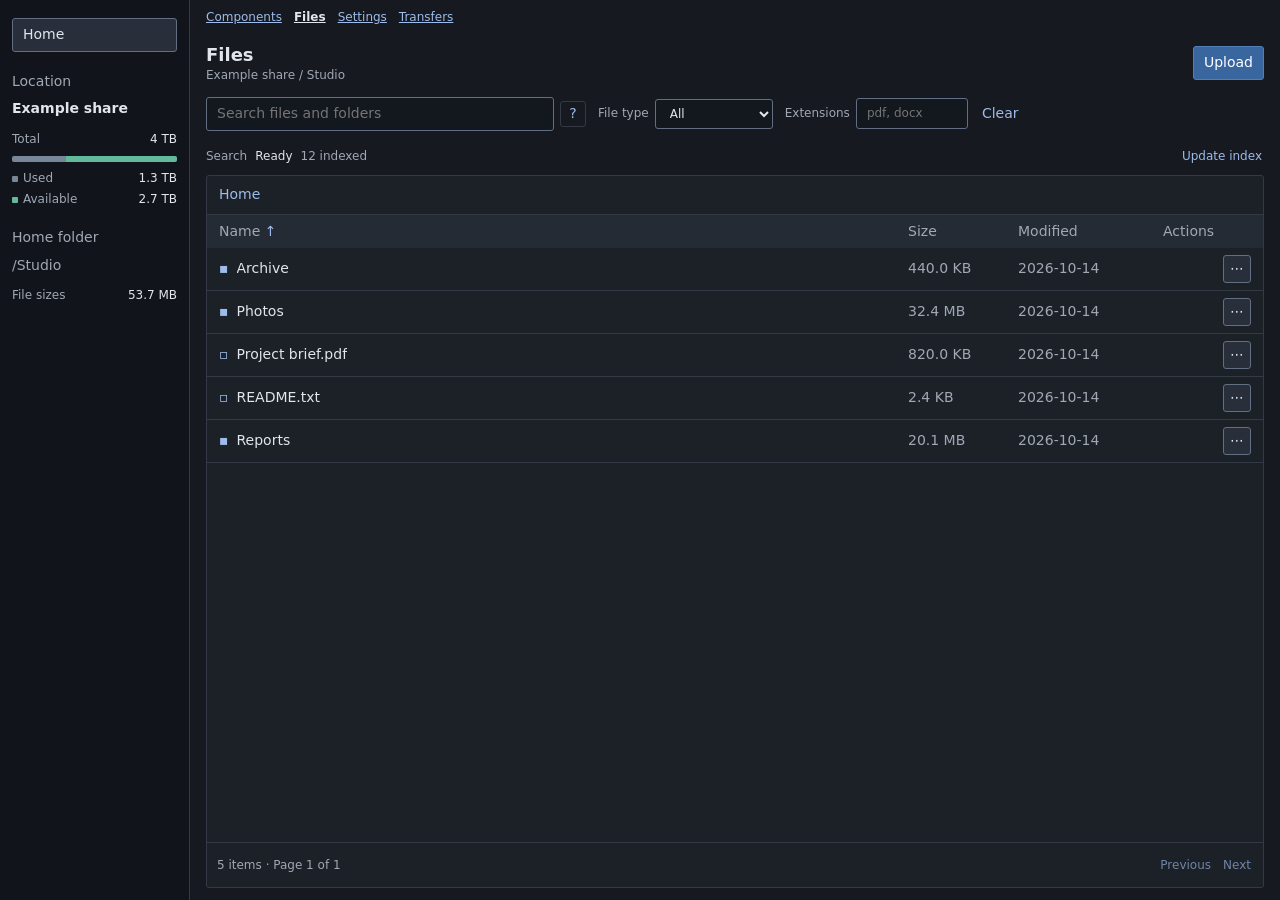
<file: skills/ssud-ui/assets/example/index.html>
<!doctype html>
<html lang="en">
<head>
  <meta charset="utf-8">
  <meta name="viewport" content="width=device-width, initial-scale=1, viewport-fit=cover">
  <title>Files · SSUD UI example</title>
  <link rel="stylesheet" href="../tokens.css">
  <link rel="stylesheet" href="../components.css">
  <link rel="stylesheet" href="style.css">
  <script defer src="../disclosures.js"></script>
  <script defer src="app.js"></script>
</head>
<body class="ssud-ui">
  <main class="workspace-shell">
    <nav class="kit-nav workspace-links" aria-label="UI kit examples">
      <a href="../kit/index.html">Components</a><a href="index.html" aria-current="page">Files</a><a href="../kit/settings.html">Settings</a><a href="../kit/transfers.html">Transfers</a>
    </nav>
    <header class="workspace-header workspace-heading">
      <button type="button" class="secondary disclosure-toggle" data-disclosure="1100" data-expand-at="900" aria-controls="workspace-panel" aria-expanded="true">Workspace</button>
      <div><h1>Files</h1><p>Example share / Studio</p></div>
      <button type="button" id="upload" class="primary">Upload</button>
      <input type="file" id="upload-files" multiple hidden>
    </header>
    <aside id="workspace-panel" class="sidebar workspace-rail" aria-label="Workspace">
      <button type="button" class="secondary home-button" id="home">Home</button>
      <section aria-labelledby="location-title">
        <h2 id="location-title">Location</h2>
        <strong>Example share</strong>
        <dl class="usage">
          <div><dt>Total</dt><dd>4 TB</dd></div>
          <div class="capacity" aria-hidden="true"><span class="used"></span><span class="available"></span></div>
          <div><dt class="used-key">Used</dt><dd>1.3 TB</dd></div>
          <div><dt class="available-key">Available</dt><dd>2.7 TB</dd></div>
        </dl>
      </section>
      <section aria-labelledby="home-title">
        <h2 id="home-title">Home folder</h2>
        <p>/Studio</p>
        <dl class="usage"><div><dt>File sizes</dt><dd id="home-size"></dd></div></dl>
      </section>
    </aside>
    <div class="workspace-content">
      <form class="search-toolbar" id="search-form" role="search" aria-label="Search files">
        <div class="search-field">
          <input id="query" type="search" placeholder="Search files and folders" aria-label="Search in the home folder">
          <details class="help"><summary aria-label="Search help">?</summary>
            <div class="help-panel"><p><code>report 2026</code> Match all words</p><p><code>"final report"</code> Match the phrase</p></div>
          </details>
        </div>
        <button type="button" class="secondary disclosure-toggle" data-disclosure="650" aria-controls="filter-fields" aria-expanded="true">Filters<span id="filter-count"></span></button>
        <div id="filter-fields" class="filter-fields">
          <label>File type
            <select id="kind">
              <option value="">All</option><option value="folder">Folder</option>
              <option value="document">Document</option><option value="image">Image</option>
              <option value="spreadsheet">Spreadsheet</option><option value="other">Other</option>
            </select>
          </label>
          <label>Extensions <input id="extensions" type="text" placeholder="pdf, docx" spellcheck="false"></label>
          <button class="text-button" type="button" id="clear">Clear</button>
        </div>
        <button type="submit" hidden>Search</button>
      </form>
      <section class="status-strip" aria-label="Search index">
        <span>Search</span><strong id="index-state" role="status">Ready</strong>
        <span id="index-count"></span>
        <button id="update" class="text-button" type="button">Update index</button>
      </section>
      <div id="index-progress" class="index-progress" hidden>
        <progress aria-label="Example indexing progress"></progress>
        <p>Scanning filenames…</p>
      </div>
      <section class="files-panel" aria-label="File list">
        <div class="toolbar">
          <button type="button" class="text-button" id="back" hidden>← Back to results</button>
          <nav id="breadcrumbs" aria-label="Current folder"></nav>
        </div>
        <div class="table-scroll" id="table-scroll" tabindex="0" role="region" aria-label="Scrollable file list">
          <table class="responsive-list">
            <colgroup><col><col class="size-column"><col class="date-column optional-column"><col class="action-column"></colgroup>
            <thead><tr>
              <th scope="col" id="name-heading" aria-sort="ascending"><button id="sort-name" type="button">Name</button></th>
              <th scope="col" id="size-heading"><button id="sort-size" type="button">Size</button></th>
              <th scope="col" class="optional-column">Modified</th><th scope="col"><span class="action-heading">Actions</span></th>
            </tr></thead>
            <tbody id="navigation"></tbody><tbody id="files"></tbody>
          </table>
          <p id="empty" class="empty" hidden>No matching files or folders.</p>
        </div>
        <footer class="file-footer">
          <span id="result-info" role="status"></span>
          <nav class="actions" aria-label="File pages">
            <button type="button" class="text-button" id="previous">Previous</button>
            <button type="button" class="text-button" id="next">Next</button>
          </nav>
        </footer>
      </section>
      <p id="notice" class="notice" role="status"></p>
    </div>
  </main>
  <div id="row-menu" class="action-list row-actions" aria-label="File actions" role="group" popover></div>
  <dialog class="responsive-dialog" id="transfer" aria-labelledby="transfer-title">
    <form method="dialog">
      <h2 id="transfer-title"></h2>
      <dl class="transfer-details"><dt id="transfer-scope"></dt><dd id="transfer-path"></dd></dl>
      <ul id="transfer-selection"></ul>
      <p>Example transfer. Files stay on this device.</p>
      <div class="dialog-actions">
        <button type="submit" class="secondary" value="cancel" autofocus>Cancel</button>
        <button type="submit" class="primary" value="confirm" id="confirm"></button>
      </div>
    </form>
  </dialog>
</body>
</html>
</file>
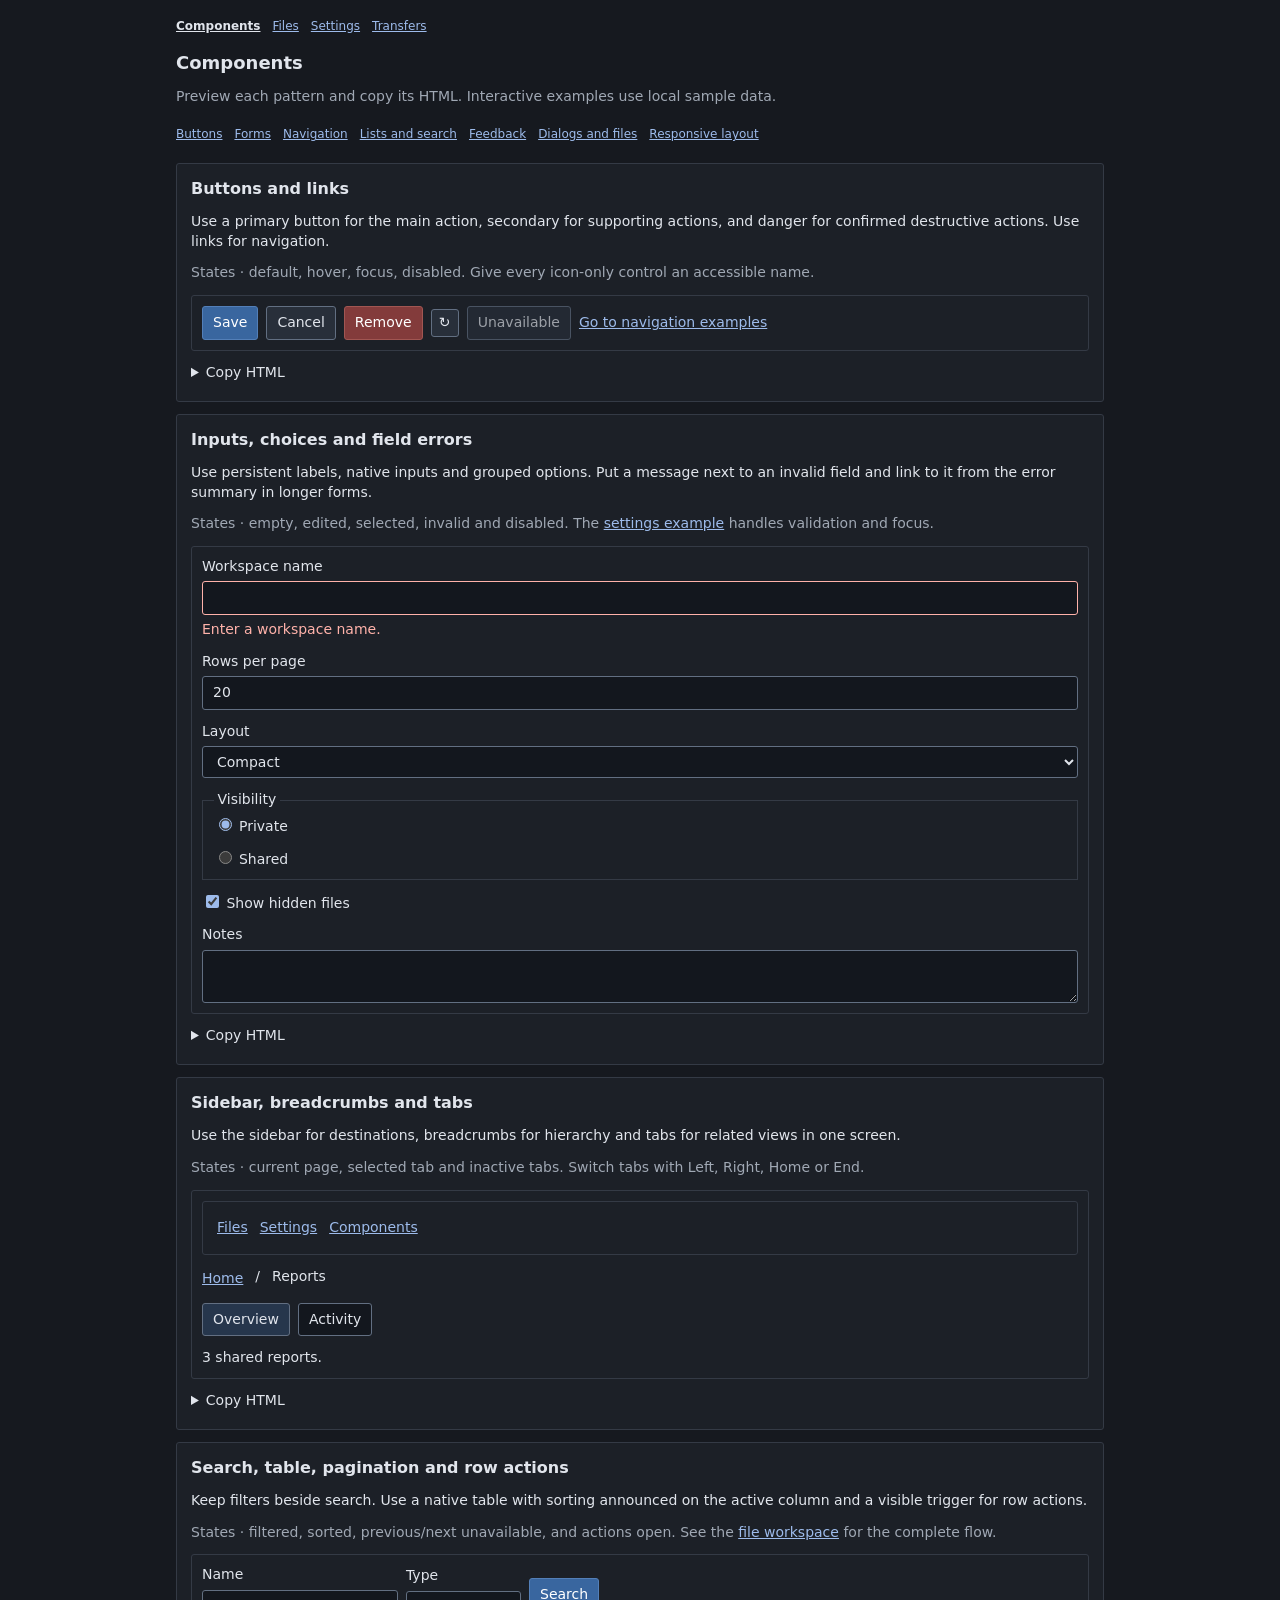
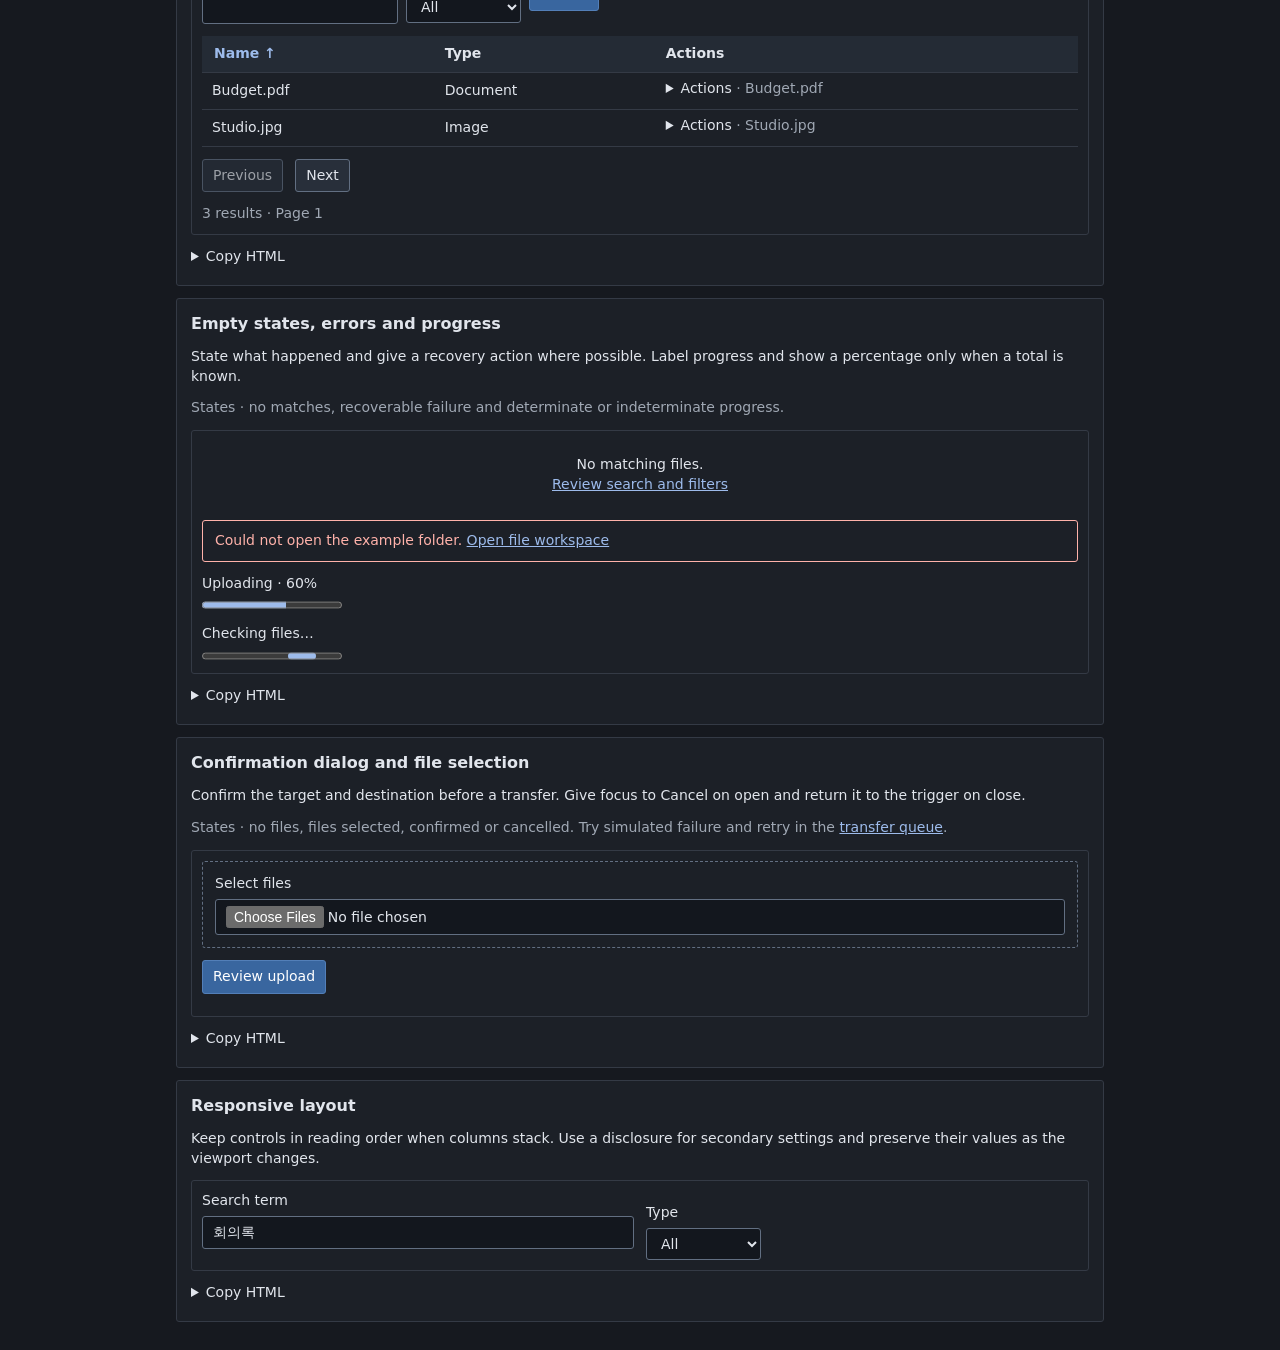
<file: skills/ssud-ui/assets/kit/index.html>
<!doctype html>
<html lang="en">
<head>
  <meta charset="utf-8">
  <meta name="viewport" content="width=device-width, initial-scale=1, viewport-fit=cover">
  <title>Components · SSUD UI</title>
  <link rel="stylesheet" href="../tokens.css">
  <link rel="stylesheet" href="../components.css">
  <link rel="stylesheet" href="pages.css">
  <script defer src="catalogue.js"></script>
  <script defer src="../disclosures.js"></script>
</head>
<body class="ssud-ui">
  <div class="page adaptive-page catalogue">
    <header>
      <nav class="kit-nav" aria-label="UI kit examples">
        <a href="index.html" aria-current="page">Components</a><a href="../example/index.html">Files</a><a href="settings.html">Settings</a><a href="transfers.html">Transfers</a>
      </nav>
      <h1>Components</h1>
      <p class="lede">Preview each pattern and copy its HTML. Interactive examples use local sample data.</p>
      <div>
        <button type="button" class="secondary disclosure-toggle" data-disclosure="650" aria-controls="categories" aria-expanded="true">Categories</button>
        <nav id="categories" class="kit-nav" aria-label="Component categories">
          <a href="#buttons">Buttons</a><a href="#fields">Forms</a><a href="#navigation">Navigation</a><a href="#browse">Lists and search</a><a href="#feedback">Feedback</a><a href="#overlays">Dialogs and files</a><a href="#responsive">Responsive layout</a>
        </nav>
      </div>
    </header>
    <main>
      <section class="panel stack" id="buttons">
        <h2>Buttons and links</h2>
        <p>Use a primary button for the main action, secondary for supporting actions, and danger for confirmed destructive actions. Use links for navigation.</p>
        <p class="muted">States · default, hover, focus, disabled. Give every icon-only control an accessible name.</p>
        <div class="sample">
          <div class="actions">
            <button type="button" class="primary" data-preview="Changes saved.">Save</button>
            <button type="button" class="secondary" data-preview="Changes cancelled.">Cancel</button>
            <button type="button" class="danger" data-preview="Example item removed.">Remove</button>
            <button type="button" class="secondary icon-button" aria-label="Refresh" data-preview="List refreshed.">↻</button>
            <button type="button" class="secondary" disabled>Unavailable</button>
            <a href="#navigation">Go to navigation examples</a>
          </div>
          <p role="status" class="muted" id="button-status"></p>
        </div>
      </section>

      <section class="panel stack" id="fields">
        <h2>Inputs, choices and field errors</h2>
        <p>Use persistent labels, native inputs and grouped options. Put a message next to an invalid field and link to it from the error summary in longer forms.</p>
        <p class="muted">States · empty, edited, selected, invalid and disabled. The <a href="settings.html">settings example</a> handles validation and focus.</p>
        <div class="sample stack">
          <div class="field">
            <label for="sample-name">Workspace name</label>
            <input id="sample-name" required aria-invalid="true" aria-describedby="sample-error">
            <p id="sample-error" class="error-text">Enter a workspace name.</p>
          </div>
          <div class="field"><label for="sample-count">Rows per page</label><input id="sample-count" type="number" min="5" max="100" value="20"></div>
          <div class="field"><label for="sample-layout">Layout</label><select id="sample-layout"><option>Compact</option><option>Comfortable</option></select></div>
          <fieldset class="stack">
            <legend>Visibility</legend>
            <label><input type="radio" name="sample-visibility" checked> Private</label>
            <label><input type="radio" name="sample-visibility"> Shared</label>
          </fieldset>
          <label><input type="checkbox" checked> Show hidden files</label>
          <div class="field"><label for="sample-notes">Notes</label><textarea id="sample-notes" rows="2"></textarea></div>
        </div>
      </section>

      <section class="panel stack" id="navigation">
        <h2>Sidebar, breadcrumbs and tabs</h2>
        <p>Use the sidebar for destinations, breadcrumbs for hierarchy and tabs for related views in one screen.</p>
        <p class="muted">States · current page, selected tab and inactive tabs. Switch tabs with Left, Right, Home or End.</p>
        <div class="sample stack">
          <aside class="panel"><nav aria-label="Workspace destinations"><a href="../example/index.html">Files</a><a href="settings.html">Settings</a><a href="index.html" aria-current="page">Components</a></nav></aside>
          <nav aria-label="Breadcrumb"><a href="../example/index.html">Home</a><span aria-hidden="true">/</span><span aria-current="page">Reports</span></nav>
          <div class="actions" role="tablist" aria-label="Report views">
            <button type="button" id="tab-overview" role="tab" aria-controls="overview" aria-selected="true">Overview</button>
            <button type="button" id="tab-activity" role="tab" aria-controls="activity" aria-selected="false" tabindex="-1">Activity</button>
          </div>
          <div id="overview" role="tabpanel" aria-labelledby="tab-overview" tabindex="0">3 shared reports.</div>
          <div id="activity" role="tabpanel" aria-labelledby="tab-activity" tabindex="0" hidden>No recent changes.</div>
        </div>
      </section>

      <section class="panel stack" id="browse">
        <h2>Search, table, pagination and row actions</h2>
        <p>Keep filters beside search. Use a native table with sorting announced on the active column and a visible trigger for row actions.</p>
        <p class="muted">States · filtered, sorted, previous/next unavailable, and actions open. See the <a href="../example/index.html">file workspace</a> for the complete flow.</p>
        <div class="sample stack">
          <form class="actions" role="search" aria-label="Sample files" id="sample-search">
            <label class="field">Name <input type="search" name="query"></label>
            <label class="field">Type <select name="type"><option value="">All</option><option>Document</option><option>Image</option></select></label>
            <button type="submit" class="primary">Search</button>
          </form>
          <div class="table-region" role="region" tabindex="0" aria-label="Sample results">
            <table class="data-table listing responsive-list">
              <thead><tr><th scope="col" id="sample-sort-heading" aria-sort="ascending"><button type="button" class="text-button" id="sample-sort">Name ↑</button></th><th scope="col">Type</th><th scope="col">Actions</th></tr></thead>
              <tbody>
                <tr><td>Budget.pdf</td><td>Document</td><td><details><summary>Actions<span class="muted"> · Budget.pdf</span></summary><button type="button" class="text-button" data-row-action>Show details</button></details></td></tr>
                <tr><td>Studio.jpg</td><td>Image</td><td><details><summary>Actions<span class="muted"> · Studio.jpg</span></summary><button type="button" class="text-button" data-row-action>Show details</button></details></td></tr>
                <tr lang="ko"><td>회의록.txt</td><td lang="en">Document</td><td lang="en"><details><summary>Actions<span class="muted"> · 회의록.txt</span></summary><button type="button" class="text-button" data-row-action>Show details</button></details></td></tr>
              </tbody>
            </table>
          </div>
          <nav class="actions" aria-label="Sample result pages">
            <button type="button" class="secondary" id="sample-prev" disabled>Previous</button>
            <button type="button" class="secondary" id="sample-next">Next</button>
          </nav>
          <p class="muted" role="status" id="sample-result">3 results</p>
        </div>
      </section>

      <section class="panel stack" id="feedback">
        <h2>Empty states, errors and progress</h2>
        <p>State what happened and give a recovery action where possible. Label progress and show a percentage only when a total is known.</p>
        <p class="muted">States · no matches, recoverable failure and determinate or indeterminate progress.</p>
        <div class="sample stack">
          <div class="empty-state"><p>No matching files.</p><a href="#browse">Review search and filters</a></div>
          <p class="notice-box error-text">Could not open the example folder. <a href="../example/index.html">Open file workspace</a></p>
          <label class="field">Uploading · 60% <progress value="60" max="100"></progress></label>
          <label class="field">Checking files… <progress></progress></label>
        </div>
      </section>

      <section class="panel stack" id="overlays">
        <h2>Confirmation dialog and file selection</h2>
        <p>Confirm the target and destination before a transfer. Give focus to Cancel on open and return it to the trigger on close.</p>
        <p class="muted">States · no files, files selected, confirmed or cancelled. Try simulated failure and retry in the <a href="transfers.html">transfer queue</a>.</p>
        <div class="sample stack">
          <label class="file-pick">Select files <input id="sample-files" type="file" multiple></label>
          <div class="actions"><button type="button" class="primary" id="sample-open">Review upload</button></div>
          <p role="status" id="sample-upload-status" class="muted"></p>
          <dialog class="responsive-dialog" id="sample-dialog" aria-labelledby="sample-dialog-title">
            <form method="dialog">
              <h3 id="sample-dialog-title">Confirm upload</h3>
              <p id="sample-destination">Destination /Studio</p>
              <div class="actions"><button class="secondary" value="cancel" autofocus>Cancel</button><button class="primary" value="start">Start upload</button></div>
            </form>
          </dialog>
        </div>
      </section>
      <section class="panel stack" id="responsive">
        <h2>Responsive layout</h2>
        <p>Keep controls in reading order when columns stack. Use a disclosure for secondary settings and preserve their values as the viewport changes.</p>
        <div class="sample stack">
          <div class="adaptive-columns">
            <div class="field">
              <label for="responsive-query">Search term</label>
              <input id="responsive-query" type="search" value="회의록">
            </div>
            <div class="stack">
              <div>
                <button type="button" class="secondary disclosure-toggle" data-disclosure="650" data-expand-at="400"
                  aria-controls="responsive-filters" aria-expanded="true">Filters</button>
              </div>
              <div id="responsive-filters" class="filter-fields">
                <label class="field">Type <select><option>All</option><option>Document</option><option>Folder</option></select></label>
              </div>
            </div>
          </div>
        </div>
      </section>
    </main>
  </div>
</body>
</html>
</file>
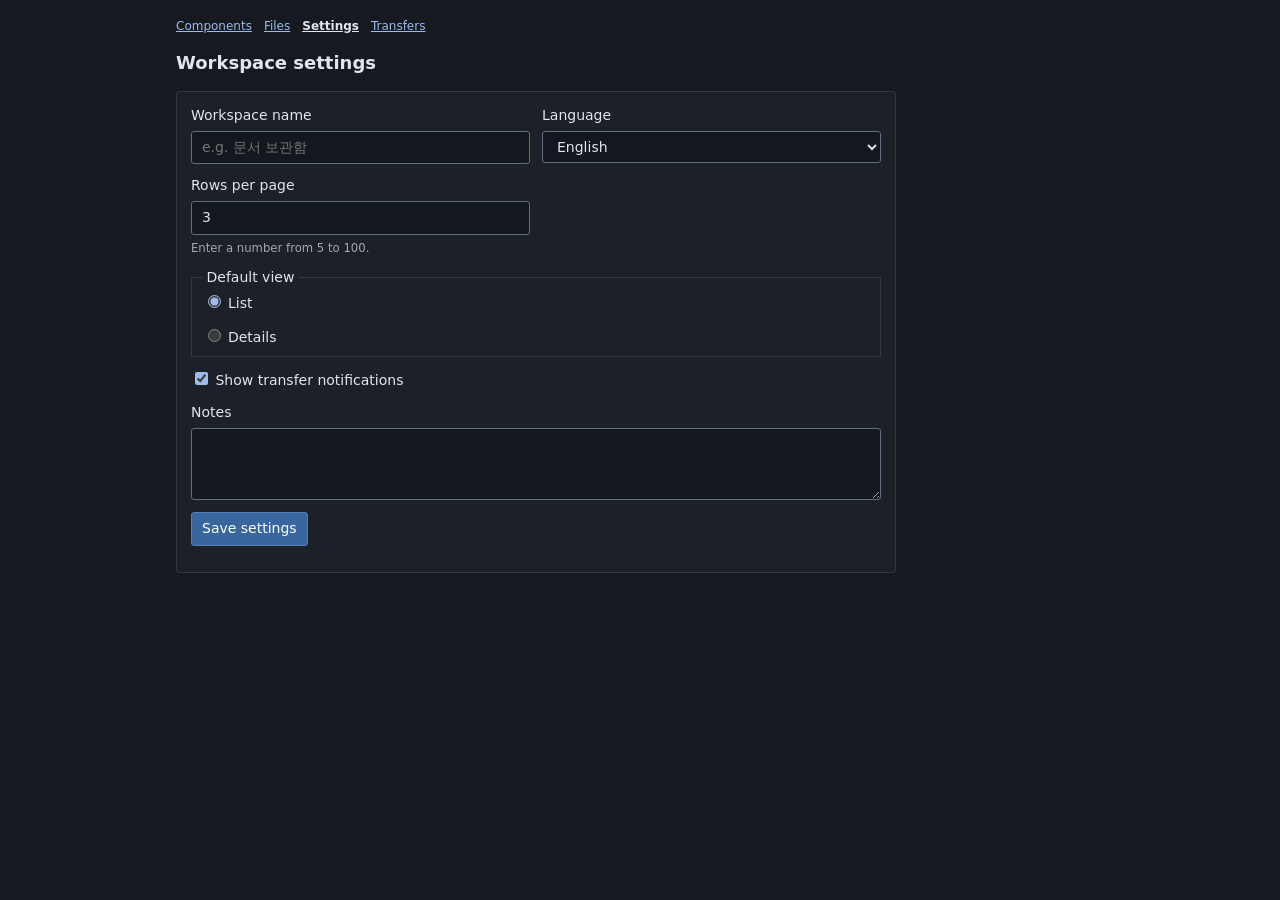
<file: skills/ssud-ui/assets/kit/settings.html>
<!doctype html>
<html lang="en">
<head>
  <meta charset="utf-8">
  <meta name="viewport" content="width=device-width, initial-scale=1, viewport-fit=cover">
  <title>Settings · SSUD UI</title>
  <link rel="stylesheet" href="../tokens.css">
  <link rel="stylesheet" href="../components.css">
  <link rel="stylesheet" href="pages.css">
  <script defer src="settings.js"></script>
</head>
<body class="ssud-ui">
  <div class="page adaptive-page">
    <header>
      <nav class="kit-nav" aria-label="UI kit examples">
        <a href="index.html">Components</a><a href="../example/index.html">Files</a><a href="settings.html" aria-current="page">Settings</a><a href="transfers.html">Transfers</a>
      </nav>
      <h1>Workspace settings</h1>
    </header>
    <main>
      <form class="panel adaptive-columns form-panel" id="settings" novalidate>
        <section class="notice-box error-text adaptive-wide" id="error-summary" aria-labelledby="summary-title" tabindex="-1" hidden>
          <h2 id="summary-title">Check your settings</h2>
          <ul id="error-links"></ul>
        </section>
        <div class="field">
          <label for="workspace-name">Workspace name</label>
          <input id="workspace-name" name="workspace" required maxlength="80" placeholder="e.g. 문서 보관함">
          <p class="field-error error-text" id="workspace-error"></p>
        </div>
        <div class="field">
          <label for="language">Language</label>
          <select id="language" name="language"><option>English</option><option lang="ko">한국어</option></select>
        </div>
        <div class="field">
          <label for="page-size">Rows per page</label>
          <input type="number" id="page-size" name="pageSize" min="5" max="100" value="3" required aria-describedby="page-size-hint">
          <small class="muted" id="page-size-hint">Enter a number from 5 to 100.</small>
          <p class="field-error error-text" id="page-size-error"></p>
        </div>
        <fieldset class="stack adaptive-wide">
          <legend>Default view</legend>
          <label class="touch-choice"><input type="radio" name="view" value="list" checked> List</label>
          <label class="touch-choice"><input type="radio" name="view" value="details"> Details</label>
        </fieldset>
        <label class="adaptive-wide touch-choice"><input type="checkbox" name="notifications" checked> Show transfer notifications</label>
        <div class="field adaptive-wide">
          <label for="notes">Notes</label>
          <textarea id="notes" name="notes" rows="3"></textarea>
        </div>
        <div class="actions adaptive-wide"><button class="primary">Save settings</button></div>
        <p class="success-text adaptive-wide" id="saved" role="status"></p>
      </form>
    </main>
  </div>
</body>
</html>
</file>
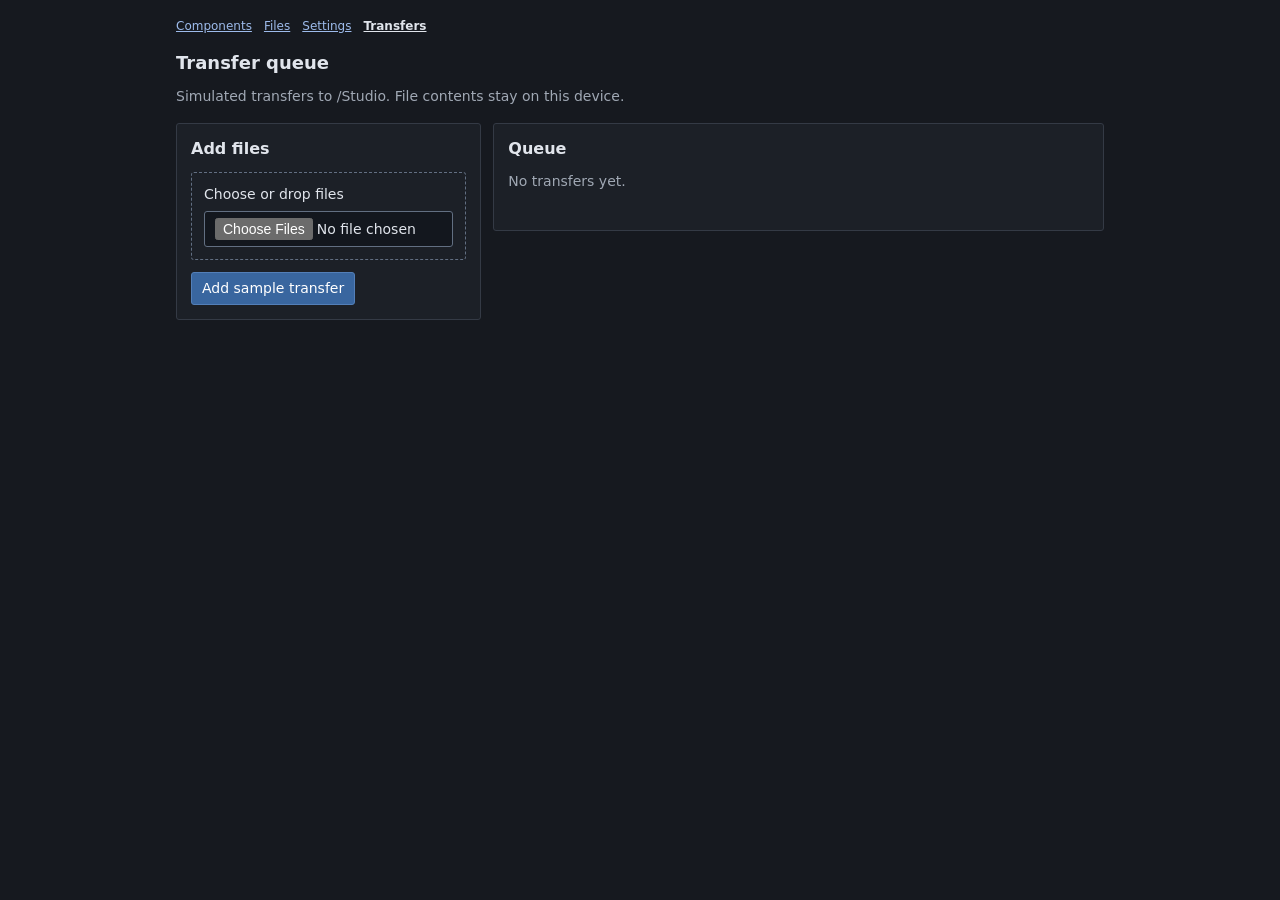
<file: skills/ssud-ui/assets/kit/transfers.html>
<!doctype html>
<html lang="en">
<head>
  <meta charset="utf-8">
  <meta name="viewport" content="width=device-width, initial-scale=1, viewport-fit=cover">
  <title>Transfers · SSUD UI</title>
  <link rel="stylesheet" href="../tokens.css">
  <link rel="stylesheet" href="../components.css">
  <link rel="stylesheet" href="pages.css">
  <script defer src="transfers.js"></script>
</head>
<body class="ssud-ui">
  <div class="page adaptive-page">
    <header>
      <nav class="kit-nav" aria-label="UI kit examples">
        <a href="index.html">Components</a><a href="../example/index.html">Files</a><a href="settings.html">Settings</a><a href="transfers.html" aria-current="page">Transfers</a>
      </nav>
      <h1>Transfer queue</h1>
      <p class="lede">Simulated transfers to /Studio. File contents stay on this device.</p>
    </header>
    <main class="adaptive-columns transfer-layout">
      <section class="panel stack" aria-labelledby="upload-title">
        <h2 id="upload-title">Add files</h2>
        <label class="file-pick" id="drop-zone">Choose or drop files <input type="file" id="files" multiple></label>
        <div class="actions"><button type="button" class="primary" id="add-sample">Add sample transfer</button></div>
      </section>
      <section class="panel stack" aria-labelledby="queue-title">
        <h2 id="queue-title">Queue</h2>
        <p id="queue-empty" class="muted">No transfers yet.</p>
        <ul class="queue" id="queue"></ul>
        <p id="queue-status" role="status"></p>
      </section>
    </main>
  </div>
  <dialog class="responsive-dialog" id="confirm" aria-labelledby="confirm-title">
    <form method="dialog">
      <h2 id="confirm-title">Confirm upload</h2>
      <p>Destination /Studio</p>
      <ul id="selection"></ul>
      <div class="actions"><button class="secondary" value="cancel" autofocus>Cancel</button><button class="primary" value="start">Start upload</button></div>
    </form>
  </dialog>
</body>
</html>
</file>
<file: skills/ssud-ui/assets/tokens.css>
.ssud-ui {
  --ssud-font: system-ui, -apple-system, BlinkMacSystemFont, "Segoe UI", sans-serif;
  --ssud-text-small: .75rem;
  --ssud-text-body: .875rem;
  --ssud-text-title: 1.125rem;
  --ssud-sidebar-width: 190px;
  --ssud-row-height: 35px;
  --ssud-radius: 3px;
  --ssud-overlay-radius: 4px;
  --ssud-space-tight: 6px;
  --ssud-space-control: 8px;
  --ssud-space-panel: 12px;
  --ssud-space-page: 16px;

  --ssud-canvas: #16191f;
  --ssud-sidebar: #11151b;
  --ssud-panel: #1c2027;
  --ssud-overlay: #1c232d;
  --ssud-table-header: #242b35;
  --ssud-navigation: #202936;
  --ssud-input: #13171e;
  --ssud-text: #e1e5ec;
  --ssud-muted: #a0a8b4;
  --ssud-border: #343a45;
  --ssud-control-border: #626f82;
  --ssud-overlay-border: #515e72;
  --ssud-accent: #9dbbeb;
  --ssud-focus: #9dbbeb;
  --ssud-success: #8bd3b9;
  --ssud-warning: #e5bd7c;
  --ssud-primary: #39669f;
  --ssud-primary-border: #537fb8;
  --ssud-primary-hover: #4374b0;
  --ssud-secondary: #282f3a;
  --ssud-secondary-hover: #343f4e;
  --ssud-danger: #833b3b;
  --ssud-danger-border: #a15652;
  --ssud-error: #ffb2aa;
  --ssud-row-hover: #232d3b;
  --ssud-active: #26364c;

  --ssud-capacity-track: #2c3440;
  --ssud-capacity-used: #778699;
  --ssud-capacity-available: #65b99b;
  --ssud-capacity-restricted: #d4ad68;
  --ssud-capacity-home: #80ace9;
  --ssud-capacity-quota: #b69be1;
}
</file>
<file: skills/ssud-ui/assets/components.css>
.ssud-ui {
  margin: 0;
  background: var(--ssud-canvas);
  color: var(--ssud-text);
  color-scheme: dark;
  font: var(--ssud-text-body)/1.4 var(--ssud-font);
}
.ssud-ui *, .ssud-ui *::before, .ssud-ui *::after { box-sizing: border-box; }
.ssud-ui [hidden] { display: none !important; }
.ssud-ui :where(h1, h2, h3, p, dl, dd) { margin: 0; }
.ssud-ui :where(button, input, select, textarea, summary) { font: inherit; color: inherit; }
.ssud-ui :where(button, select, summary, input[type="checkbox"], input[type="radio"]) { cursor: pointer; }
.ssud-ui :disabled { opacity: .65; cursor: default; }
.ssud-ui :focus-visible { outline: 2px solid var(--ssud-focus); outline-offset: 2px; }
.ssud-ui :where(button, input:not([type="checkbox"], [type="radio"]), select, textarea) {
  padding: 6px 10px;
  min-width: 0;
  border: 1px solid var(--ssud-control-border);
  border-radius: var(--ssud-radius);
  background: var(--ssud-input);
}
.ssud-ui a, .ssud-ui .text-button { color: var(--ssud-accent); }
.ssud-ui .primary { background: var(--ssud-primary); border-color: var(--ssud-primary-border); color: white; }
.ssud-ui .primary:hover:not(:disabled) { background: var(--ssud-primary-hover); }
.ssud-ui .secondary { background: var(--ssud-secondary); }
.ssud-ui .secondary:hover:not(:disabled) { background: var(--ssud-secondary-hover); }
.ssud-ui .danger { background: var(--ssud-danger); border-color: var(--ssud-danger-border); color: white; }
.ssud-ui .text-button { min-height: 24px; padding: 2px; border: 0; background: none; text-align: start; }
.ssud-ui .text-button:hover { text-decoration: underline; }
.ssud-ui .icon-button { min-width: 28px; min-height: 28px; padding: 2px 5px; }
.ssud-ui :where(input[type="checkbox"], input[type="radio"], progress) { accent-color: var(--ssud-accent); }
.ssud-ui .muted { color: var(--ssud-muted); }
.ssud-ui .error-text { color: var(--ssud-error); }
.ssud-ui .success-text { color: var(--ssud-success); }
.ssud-ui .warning-text { color: var(--ssud-warning); }
.ssud-ui .actions { display: flex; flex-wrap: wrap; gap: 8px; align-items: center; }
.ssud-ui .field { display: grid; gap: 5px; min-width: 0; }
.ssud-ui .field :where(input:not([type="checkbox"], [type="radio"]), select, textarea) { width: 100%; }
.ssud-ui .field :where(small, p) { overflow-wrap: anywhere; }
.ssud-ui [aria-invalid="true"] { border-color: var(--ssud-error); }
.ssud-ui .panel { padding: 14px; min-width: 0; border: 1px solid var(--ssud-border); border-radius: var(--ssud-radius); background: var(--ssud-panel); }
.ssud-ui .notice-box { padding: 10px 12px; border: 1px solid currentColor; border-radius: var(--ssud-radius); overflow-wrap: anywhere; }
.ssud-ui dialog {
  width: min(520px, calc(100% - 32px)); max-height: 85dvh; padding: 18px;
  color: inherit; background: var(--ssud-overlay); border: 1px solid var(--ssud-overlay-border);
  border-radius: var(--ssud-overlay-radius); overflow-wrap: anywhere;
}
.ssud-ui dialog::backdrop { background: #0009; }
.ssud-ui dialog .actions { justify-content: end; margin-top: 16px; }
.ssud-ui .table-region { overflow: auto; min-width: 0; }
.ssud-ui .data-table { width: 100%; border-collapse: collapse; }
.ssud-ui .data-table :where(th, td) { padding: 6px 10px; text-align: start; border-bottom: 1px solid var(--ssud-border); }
.ssud-ui .data-table th { background: var(--ssud-table-header); }
.ssud-ui .action-list { display: grid; width: max-content; max-width: 100%; gap: 3px; background: var(--ssud-overlay); padding: 4px; border: 1px solid var(--ssud-overlay-border); border-radius: var(--ssud-overlay-radius); }
.ssud-ui .action-list button { text-align: start; min-height: 28px; }
.ssud-ui .kit-nav { display: flex; align-items: center; flex-wrap: wrap; gap: 4px 12px; font-size: var(--ssud-text-small); }
.ssud-ui .kit-nav a { display: inline-flex; min-height: 24px; align-items: center; }
.ssud-ui .kit-nav [aria-current="page"] { color: var(--ssud-text); font-weight: 600; }
.ssud-ui [popover]:not(:popover-open) { display: none; }
.ssud-ui fieldset { min-width: 0; margin: 0; border: 1px solid var(--ssud-border); }
.ssud-ui legend { padding-inline: 4px; }
.ssud-ui .file-pick { display: grid; gap: 6px; padding: 12px; border: 1px dashed var(--ssud-control-border); border-radius: var(--ssud-radius); }
.ssud-ui .file-pick input { width: 100%; }
.ssud-ui .empty-state { padding: 14px; text-align: center; }
.ssud-ui [role="tab"][aria-selected="true"] { background: var(--ssud-active); }
.ssud-ui .stack { display: grid; gap: 12px; min-width: 0; }

/* A workspace keeps one set of controls and rows at every width. */
.ssud-ui .workspace-shell {
  display: grid;
  height: 100dvh;
  grid-template: "rail links" auto "rail heading" auto "rail content" minmax(0, 1fr)
    / var(--ssud-sidebar-width) minmax(0, 1fr);
}
.ssud-ui .workspace-shell:has(> .workspace-rail[hidden]) {
  grid-template-columns: 0 minmax(0, 1fr);
}
.ssud-ui .workspace-links { grid-area: links; }
.ssud-ui .workspace-heading { grid-area: heading; }
.ssud-ui .workspace-rail { grid-area: rail; min-height: 0; overflow-y: auto; }
.ssud-ui .workspace-content {
  grid-area: content; display: flex; flex-direction: column; min-height: 0; min-width: 0;
  padding-bottom: var(--ssud-space-panel);
}
.ssud-ui .workspace-shell > :is(.workspace-links, .workspace-heading, .workspace-content) {
  padding-inline: var(--ssud-space-page);
}
.ssud-ui .filter-fields { display: flex; flex-wrap: wrap; align-items: center; gap: 8px 12px; }
.ssud-ui .disclosure-toggle::after { content: " ▾" / ""; }
.ssud-ui .disclosure-toggle[aria-expanded="true"]::after { content: " ▴" / ""; }
.ssud-ui .row-actions {
  position: fixed; margin: 0; width: max-content; max-width: min(290px, calc(100vw - 16px));
  max-height: calc(100dvh - 16px); overflow: auto; overflow-wrap: anywhere;
}
.ssud-ui .row-details { border-bottom: 1px solid var(--ssud-border); padding: 6px; font-size: var(--ssud-text-small); }
.ssud-ui .row-details strong { display: block; }
.ssud-ui .responsive-dialog { overflow: auto; }

@media (max-width: 650px) {
  .ssud-ui .workspace-shell, .ssud-ui .workspace-shell:has(> .workspace-rail[hidden]) {
    grid-template: "links" auto "heading" auto "rail" auto "content" minmax(300px, 1fr) / minmax(0, 1fr);
    padding-inline: env(safe-area-inset-left) env(safe-area-inset-right);
  }
  .ssud-ui .workspace-shell > :is(.workspace-links, .workspace-heading, .workspace-content) { padding-inline: 10px; }
  .ssud-ui .workspace-content { padding-bottom: max(10px, env(safe-area-inset-bottom)); }
  .ssud-ui .filter-fields { flex-basis: 100%; }
  .ssud-ui .responsive-list { width: 100%; min-width: 0; table-layout: fixed; }
  .ssud-ui .responsive-list .optional-column { display: none; }
  .ssud-ui .responsive-list .size-column { width: 66px; }
  .ssud-ui .responsive-list .action-column { width: 48px; }
  .ssud-ui .responsive-list :is(th, td) { padding: 4px 6px; }
  .ssud-ui .responsive-list .action-heading { position: absolute; width: 1px; height: 1px; overflow: hidden; clip-path: inset(50%); }
  .ssud-ui .responsive-list .row-title { white-space: normal; overflow-wrap: anywhere; }
  .ssud-ui .responsive-dialog {
    margin: auto 0 0; width: 100%; max-width: 100%; max-height: 90dvh;
    padding: 16px max(16px, env(safe-area-inset-right)) max(16px, env(safe-area-inset-bottom)) max(16px, env(safe-area-inset-left));
    border-radius: var(--ssud-overlay-radius) var(--ssud-overlay-radius) 0 0;
  }
}
@media (pointer: coarse) {
  .ssud-ui :is(.workspace-shell, .row-actions, .responsive-dialog) :is(button, input:not([hidden]), select, summary) { min-height: 40px; }
  .ssud-ui .responsive-list .icon-button { min-width: 36px; }
}

@media (max-height: 535px) {
  .ssud-ui .workspace-shell { height: auto; min-height: 100dvh; }
}

.ssud-ui .adaptive-page {
  padding-inline: max(var(--ssud-space-page), env(safe-area-inset-left)) max(var(--ssud-space-page), env(safe-area-inset-right));
  padding-block: max(14px, env(safe-area-inset-top)) max(28px, env(safe-area-inset-bottom));
}
.ssud-ui .adaptive-columns {
  display: grid; grid-template-columns: repeat(2, minmax(0, 1fr));
  align-items: start; gap: var(--ssud-space-panel);
}
.ssud-ui .adaptive-columns > * { min-width: 0; }
.ssud-ui .adaptive-wide { grid-column: 1 / -1; }

@media (max-width: 650px) {
  .ssud-ui .adaptive-columns { grid-template-columns: minmax(0, 1fr); }
}
@media (pointer: coarse) {
  .ssud-ui .adaptive-page :is(button, select, input:not([type="checkbox"], [type="radio"]), summary, .kit-nav a, .touch-choice),
  .ssud-ui .responsive-dialog button { min-height: 44px; }
  .ssud-ui .adaptive-page :is(input:not([type="checkbox"], [type="radio"]), select, textarea) { font-size: 1rem; }
  .ssud-ui .touch-choice { display: flex; align-items: center; gap: 6px; }
}
</file>
<file: skills/ssud-ui/assets/example/style.css>
h1, .brand { font-size: var(--ssud-text-title); font-weight: 600; }
h2, p { color: var(--ssud-muted); }
h2 { font-size: inherit; font-weight: 500; }

.sidebar {
  display: flex;
  flex-direction: column;
  gap: 20px;
  min-width: 0;
  overflow-y: auto;
  padding: 18px 12px;
  background: var(--ssud-sidebar);
  border-inline-end: 1px solid var(--ssud-border);
}
.sidebar section { min-width: 0; }
.sidebar h2 { margin-bottom: 8px; }
.home-button { text-align: start; background: var(--ssud-active); }
.usage { font-size: var(--ssud-text-small); margin-top: 12px; color: var(--ssud-muted); }
.usage > div { display: flex; justify-content: space-between; gap: var(--ssud-space-tight); margin-top: 5px; }
.usage dd { color: var(--ssud-text); white-space: nowrap; font-variant-numeric: tabular-nums; }
.capacity { display: flex; height: 6px; background: var(--ssud-capacity-track); border-radius: 2px; overflow: hidden; }
.usage > .capacity { margin-block: 8px; gap: 0; }
.used { width: 32.5%; background: var(--ssud-capacity-used); }
.available { width: 67.5%; background: var(--ssud-capacity-available); }
.used-key::before, .available-key::before {
  content: "";
  display: inline-block;
  width: 6px;
  height: 6px;
  margin-inline-end: 5px;
  border-radius: 1px;
}
.used-key::before { background: var(--ssud-capacity-used); }
.available-key::before { background: var(--ssud-capacity-available); }


.workspace-header { min-height: 62px; padding-block: 13px; display: flex; justify-content: space-between; align-items: center; gap: var(--ssud-space-page); }
.workspace-header > div { flex: 1; min-width: 0; }
.workspace-header p { font-size: var(--ssud-text-small); }
.search-toolbar { display: flex; align-items: center; flex-wrap: wrap; gap: 7px 12px; padding-bottom: 8px; }
.search-field { display: flex; flex: 1 1 200px; align-items: center; min-width: 0; max-width: 380px; gap: var(--ssud-space-tight); position: relative; }
.search-field input { flex: 1; width: 0; }
.search-toolbar label { display: inline-flex; align-items: center; gap: var(--ssud-space-tight); font-size: var(--ssud-text-small); color: var(--ssud-muted); }
.search-toolbar label :is(input, select) { color: var(--ssud-text); }
#extensions { width: 112px; }
.help summary { display: grid; place-items: center; width: 26px; height: 26px; list-style: none; border: 1px solid var(--ssud-border); border-radius: var(--ssud-radius); color: var(--ssud-accent); }
.help-panel { position: absolute; z-index: 2; inset: calc(100% + 7px) auto auto 0; width: min(280px, 100%); padding: 12px; background: var(--ssud-overlay); border: 1px solid var(--ssud-overlay-border); border-radius: var(--ssud-overlay-radius); }
.help-panel p + p { margin-top: 6px; }
.help-panel code { color: var(--ssud-text); }
.status-strip { display: flex; align-items: center; gap: var(--ssud-space-control); min-height: 36px; font-size: var(--ssud-text-small); color: var(--ssud-muted); }
.status-strip strong { color: var(--ssud-text); font-weight: 500; }
#update { margin-inline-start: auto; }
#update:disabled { color: var(--ssud-muted); cursor: default; }
.running { display: inline-flex; align-items: center; gap: 5px; }
.running::before { content: ""; width: 10px; height: 10px; border: 2px solid var(--ssud-overlay-border); border-top-color: var(--ssud-accent); border-radius: 50%; }
@media (prefers-reduced-motion: no-preference) {
  .running::before { animation: spin 1s linear infinite; }
}
@keyframes spin { to { transform: rotate(1turn); } }
.index-progress { padding-bottom: 10px; font-size: var(--ssud-text-small); }
.index-progress progress { display: block; width: 100%; height: 4px; margin-block: 5px; accent-color: var(--ssud-accent); }

.files-panel { flex: 1; min-height: 180px; display: flex; flex-direction: column; background: var(--ssud-panel); border: 1px solid var(--ssud-border); border-radius: var(--ssud-radius); }
.toolbar { display: flex; flex-wrap: wrap; align-items: center; gap: var(--ssud-space-control); min-height: 39px; padding: 6px 10px; border-bottom: 1px solid var(--ssud-border); }
#breadcrumbs { display: flex; align-items: center; flex-wrap: wrap; gap: 5px; overflow-wrap: anywhere; }
.table-scroll { flex: 1; min-height: 0; overflow: auto; }
table { width: 100%; min-width: 560px; table-layout: fixed; border-collapse: collapse; text-align: start; }
.size-column { width: 110px; }
.date-column { width: 145px; }
.action-column { width: 112px; }
th, td { padding: 7px 12px; text-align: start; }
th { position: sticky; z-index: 1; top: 0; background: var(--ssud-table-header); color: var(--ssud-muted); font-weight: 500; }
th button { border: 0; padding: 0; text-align: start; }
th[aria-sort="ascending"] button::after { content: " ↑" / ""; color: var(--ssud-accent); }
th[aria-sort="descending"] button::after { content: " ↓" / ""; color: var(--ssud-accent); }
td { height: var(--ssud-row-height); border-bottom: 1px solid var(--ssud-border); }
td:nth-child(2), td:nth-child(3) { color: var(--ssud-muted); font-variant-numeric: tabular-nums; white-space: nowrap; }
td:last-child:not([colspan]) { text-align: end; }
tr:hover td { background: var(--ssud-row-hover); }
tr.target td { background: var(--ssud-active); }
#navigation td { background: var(--ssud-navigation); }
.file-name { display: flex; align-items: center; gap: var(--ssud-space-control); max-width: 100%; padding: 0; border: 0; background: none; text-align: start; }
.file-name span:last-child, .file-path { overflow: hidden; text-overflow: ellipsis; white-space: nowrap; }
.file-icon { flex: none; color: var(--ssud-accent); }
.file-path { display: block; margin-inline-start: 20px; max-width: calc(100% - 20px); font-size: var(--ssud-text-small); }
.empty { padding: 48px 18px; text-align: center; }
.file-footer { padding: 10px; min-height: 39px; border-top: 1px solid var(--ssud-border); font-size: var(--ssud-text-small); color: var(--ssud-muted); }

dialog h2 { margin-bottom: 12px; color: var(--ssud-text); font-size: 1rem; font-weight: 600; }
.transfer-details { display: grid; grid-template-columns: auto minmax(0, 1fr); gap: 8px; }
dt { color: var(--ssud-muted); }
dd, #transfer-selection { overflow-wrap: anywhere; }
#transfer-selection { max-height: 200px; overflow: auto; padding-inline-start: 20px; }
.dialog-actions { display: flex; flex-wrap: wrap; justify-content: end; gap: 8px; margin-top: 18px; }
.notice:not(:empty) { margin-top: 8px; color: var(--ssud-accent); }

@media (min-width: 651px) and (max-width: 900px) {
  .workspace-shell { --ssud-sidebar-width: 155px; }
  .responsive-list { min-width: 0; }
  .size-column { width: 84px; }
  .date-column { width: 112px; }
  .action-column { width: 72px; }
}
@media (max-width: 850px) {
  .search-field { flex-basis: 100%; max-width: none; }
}
@media (max-width: 650px) {
  .sidebar { display: grid; grid-template-columns: repeat(2, minmax(0, 1fr)); gap: 10px 16px; border: 0; border-bottom: 1px solid var(--ssud-border); padding: 12px; }
  .home-button { grid-column: 1 / -1; }
  .search-field { flex: 1 1 0; }
  .workspace-header { min-height: 52px; gap: 8px; padding-block: 6px; }
  #extensions { width: 95px; }
  .files-panel { min-height: 180px; }
}

main > .kit-nav { padding-top: 5px; }
.file-footer { display: flex; flex-wrap: wrap; justify-content: space-between; align-items: center; gap: 4px 10px; }

.ssud-ui .responsive-list th button { padding: 0; border: 0; background: none; }
</file>
<file: skills/ssud-ui/assets/kit/pages.css>
.page { max-width: 960px; margin: 0 auto; overflow-wrap: anywhere; }
.page > header, .page > main:not(.adaptive-columns) { display: grid; gap: 12px; }
.page > header { margin-bottom: 16px; }
.page h1 { font-size: var(--ssud-text-title); }
.page h2 { font-size: 1rem; }
.page h3 { font-size: var(--ssud-text-body); }
.page .lede { color: var(--ssud-muted); }
.form-panel { max-width: 720px; }
.field-error:empty, .notice-box:empty { display: none; }
.queue { list-style: none; margin: 0; padding: 0; }
.queue li { display: grid; grid-template-columns: minmax(0, 1fr) auto; gap: 6px 12px; padding: 10px 0; border-bottom: 1px solid var(--ssud-border); }
.queue strong { display: block; font-weight: 600; overflow-wrap: anywhere; }
.queue progress, .queue-item-error { grid-column: 1 / -1; width: 100%; }
.queue .muted { font-variant-numeric: tabular-nums; }
.catalogue section { scroll-margin-top: 12px; }
.catalogue textarea.snippet { resize: vertical; display: block; width: 100%; font: .75rem/1.45 ui-monospace, monospace; }
.catalogue details > summary { min-height: 24px; }
.catalogue .sample { padding: 10px; border: 1px solid var(--ssud-border); border-radius: var(--ssud-radius); }
.catalogue .sample h3 { margin-bottom: 6px; }
.catalogue .sample nav { display: flex; flex-wrap: wrap; gap: 6px 12px; }
.catalogue .sample nav a { display: inline-flex; min-height: 24px; align-items: center; }

.page .field, .page .notice-box, .page button { scroll-margin-block: 12px; }
.page .actions > button { max-width: 100%; }
.page #error-links a { display: inline-block; padding-block: 4px; }
#categories:not([hidden]) { margin-top: 4px; }
#selection { padding-inline-start: 20px; overflow-wrap: anywhere; }
.catalogue .listing .muted { overflow-wrap: anywhere; }

@media (min-width: 651px) {
  .transfer-layout.adaptive-columns { grid-template-columns: minmax(220px, 1fr) minmax(0, 2fr); }
}
@media (pointer: coarse) {
  .page #error-links a { min-height: 44px; padding-block: 10px; }
  .page input[type="file"]::file-selector-button { min-height: 34px; }
}
</file>
